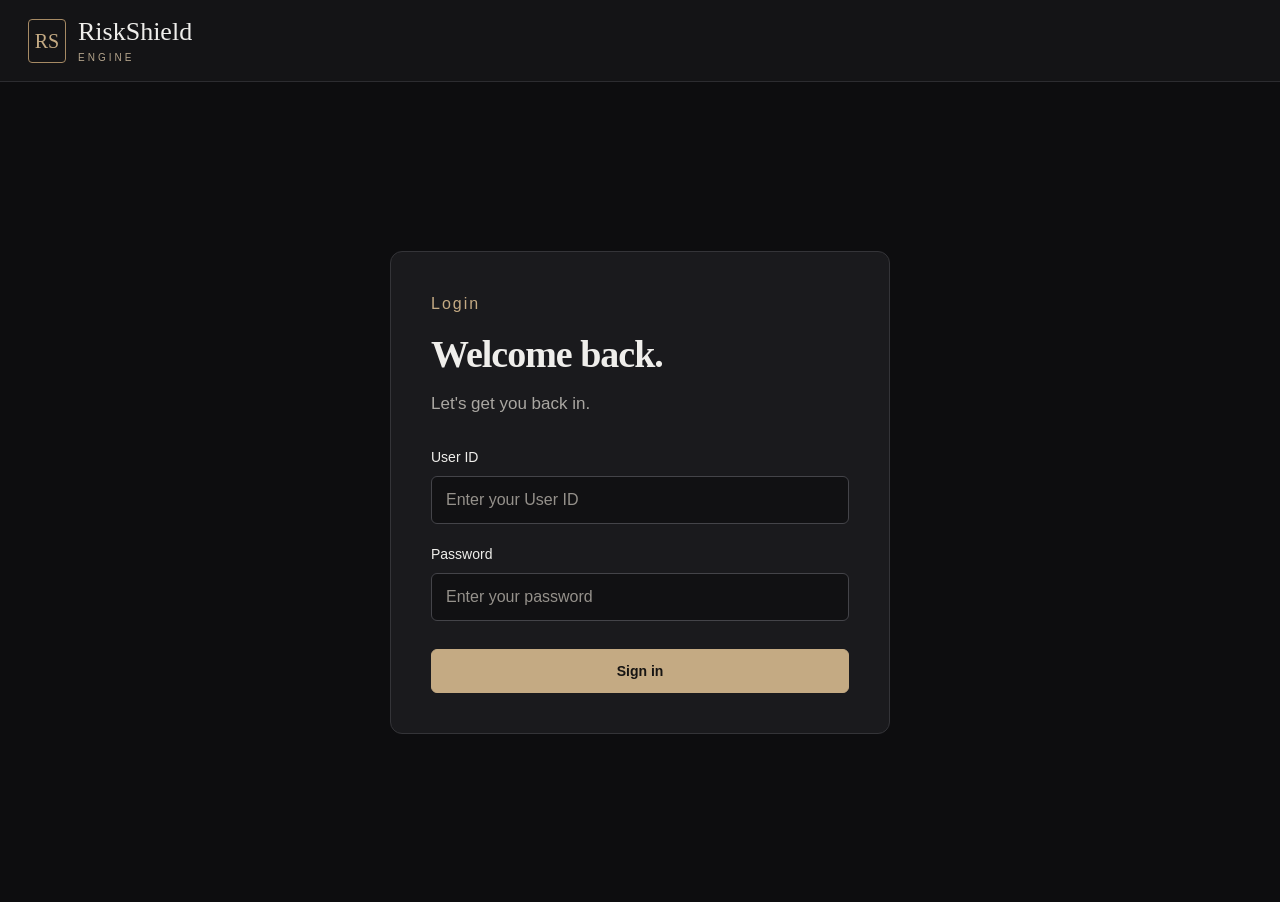
<file: index.html>
<!DOCTYPE html>
<html lang="en">
<head>
    <meta charset="UTF-8">
    <meta name="viewport" content="width=device-width, initial-scale=1.0">
    <title>Login | RiskShield Engine</title>
    <link rel="stylesheet" href="style.css">
</head>
<body>
    <header class="navbar">
        <div class="brand-group">
            <div class="brand-logo">RS</div>
            <div>
                <p class="brand-name">RiskShield</p>
                <p class="brand-subtitle">ENGINE</p>
            </div>
        </div>

    </header>

    <main class="login-main">
        <section class="login-card">
            <p class="small-heading">Login</p>
            <h1>Welcome back.</h1>
            <p class="subtitle">Let's get you back in.</p>

            <form action="user_page.html" method="get" class="login-form">
                <div class="form-group">
                    <label for="user-id">User ID</label>
                    <input type="text" id="user-id"
                           placeholder="Enter your User ID"
                           autocomplete="username" required>
                </div>

                <div class="form-group">
                    <label for="password">Password</label>
                    <input type="password" id="password"
                           placeholder="Enter your password"
                           autocomplete="current-password" required>
                </div>

                <button type="submit" class="primary-button">
                    Sign in
                </button>
            </form>
        </section>
    </main>
</body>
</html>
</file>
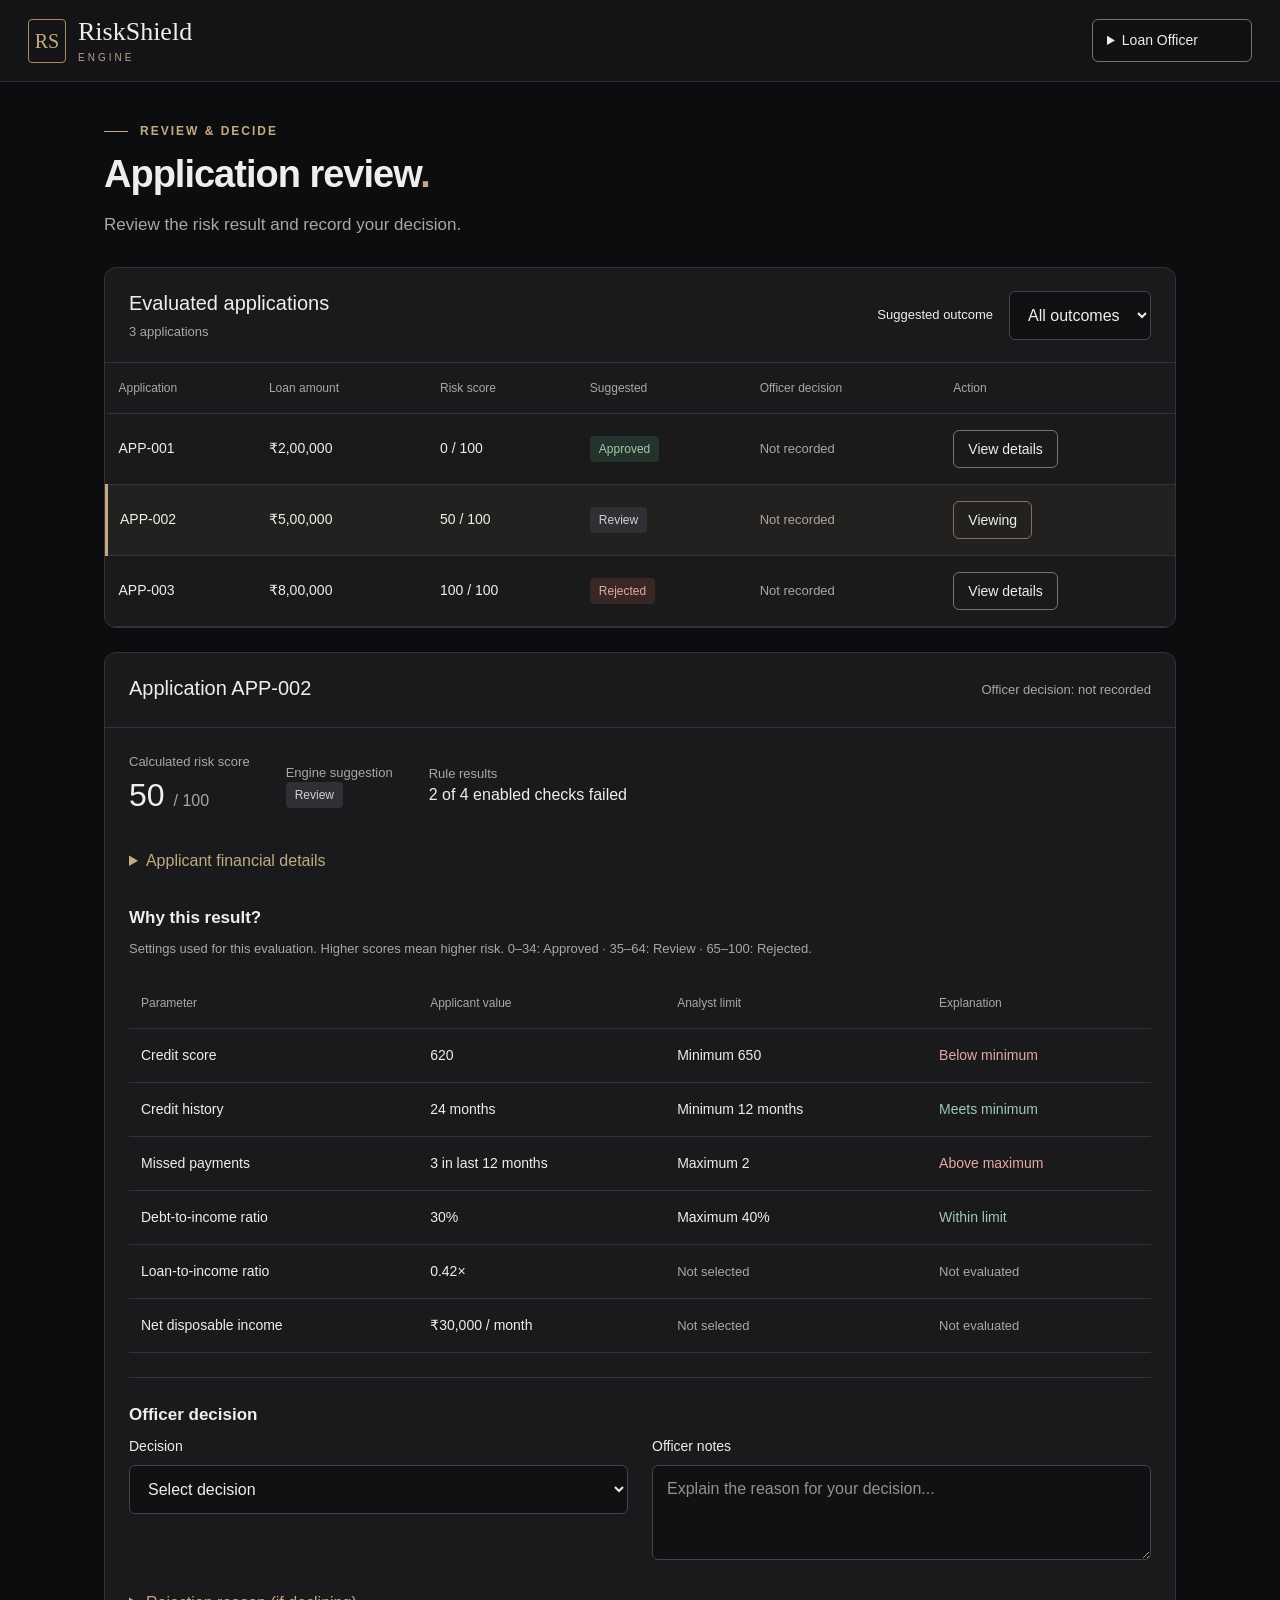
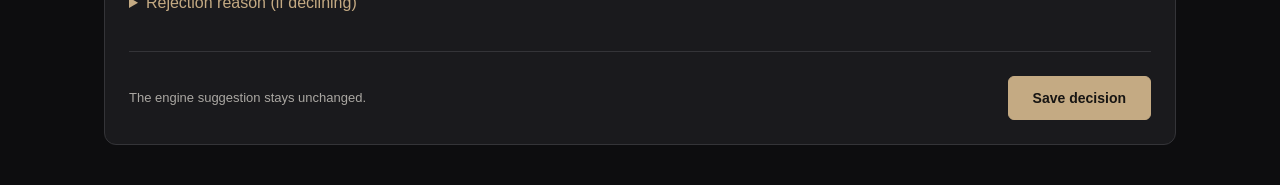
<file: loan_officer.html>
<!DOCTYPE html>
<html lang="en">
<head>
    <meta charset="UTF-8">
    <meta name="viewport" content="width=device-width, initial-scale=1.0">
    <title>Application review | RiskShield Engine</title>
    <link rel="stylesheet" href="style.css">
</head>
<body>
    <header class="navbar">
        <div class="brand-group">
            <div class="brand-logo">RS</div>
            <div>
                <p class="brand-name">RiskShield</p>
                <p class="brand-subtitle">ENGINE</p>
            </div>
        </div>

        <details class="page-menu">
            <summary>Loan Officer</summary>
            <nav class="menu-links">
                <a href="login.html">Login</a>
                <a href="user_page.html">User Page</a>
                <a href="risk_analyst.html">Risk Analyst</a>
                <a href="loan_officer.html" class="current">Loan Officer</a>
            </nav>
        </details>
    </header>

    <main class="page-container officer-page">
        <div class="page-heading">
            <p class="eyebrow">REVIEW &amp; DECIDE</p>
            <h1>Application review<span>.</span></h1>
            <p class="subtitle">
                Review the risk result and record your decision.
            </p>
        </div>

        <section class="card">
            <div class="card-header">
                <div>
                    <h2>Evaluated applications</h2>
                    <p class="muted">3 applications</p>
                </div>

                <div class="filter-group">
                    <label for="outcome-filter">Suggested outcome</label>
                    <select id="outcome-filter">
                        <option>All outcomes</option>
                        <option>Approved</option>
                        <option>Review</option>
                        <option>Rejected</option>
                    </select>
                </div>
            </div>

            <div class="table-wrap">
                <table class="application-table">
                    <thead>
                        <tr>
                            <th>Application</th>
                            <th>Loan amount</th>
                            <th>Risk score</th>
                            <th>Suggested</th>
                            <th>Officer decision</th>
                            <th>Action</th>
                        </tr>
                    </thead>

                    <tbody>
                        <tr>
                            <td>APP-001</td>
                            <td>₹2,00,000</td>
                            <td>0 / 100</td>
                            <td>
                                <span class="badge approve">Approved</span>
                            </td>
                            <td class="muted">Not recorded</td>
                            <td>
                                <button type="button" class="view-button">
                                    View details
                                </button>
                            </td>
                        </tr>

                        <tr class="selected-row">
                            <td>APP-002</td>
                            <td>₹5,00,000</td>
                            <td>50 / 100</td>
                            <td>
                                <span class="badge review">Review</span>
                            </td>
                            <td class="muted">Not recorded</td>
                            <td>
                                <button type="button" class="view-button">
                                    Viewing
                                </button>
                            </td>
                        </tr>

                        <tr>
                            <td>APP-003</td>
                            <td>₹8,00,000</td>
                            <td>100 / 100</td>
                            <td>
                                <span class="badge decline">Rejected</span>
                            </td>
                            <td class="muted">Not recorded</td>
                            <td>
                                <button type="button" class="view-button">
                                    View details
                                </button>
                            </td>
                        </tr>
                    </tbody>
                </table>
            </div>
        </section>

        <section class="card">
            <div class="card-header">
                <div>
                    <h2>Application APP-002</h2>
                </div>
                <p class="muted">Officer decision: not recorded</p>
            </div>

            <div class="card-body">
                <div class="result-summary">
                    <div>
                        <p class="muted">Calculated risk score</p>
                        <p class="score">50 <span>/ 100</span></p>
                    </div>
                    <div>
                        <p class="muted">Engine suggestion</p>
                        <span class="badge review">Review</span>
                    </div>
                    <div>
                        <p class="muted">Rule results</p>
                        <p>2 of 4 enabled checks failed</p>
                    </div>
                </div>

                <details class="financial-details">
                    <summary>Applicant financial details</summary>

                    <div class="financial-grid">
                        <div>
                            <p class="muted">Requested loan</p>
                            <p>₹5,00,000</p>
                        </div>
                        <div>
                            <p class="muted">Loan tenure</p>
                            <p>24 months</p>
                        </div>
                        <div>
                            <p class="muted">Annual income</p>
                            <p>₹12,00,000</p>
                        </div>
                        <div>
                            <p class="muted">Employment duration</p>
                            <p>36 months</p>
                        </div>
                        <div>
                            <p class="muted">Credit score</p>
                            <p>620</p>
                        </div>
                        <div>
                            <p class="muted">Credit history</p>
                            <p>24 months</p>
                        </div>
                        <div>
                            <p class="muted">Missed payments</p>
                            <p>3 in the last 12 months</p>
                        </div>
                        <div>
                            <p class="muted">Monthly debt</p>
                            <p>₹30,000</p>
                        </div>
                        <div>
                            <p class="muted">Monthly expenses</p>
                            <p>₹40,000</p>
                        </div>
                    </div>
                </details>

                <h3>Why this result?</h3>
                <p class="section-note">
                    Settings used for this evaluation.
                    Higher scores mean higher risk.
                    0–34: Approved · 35–64: Review · 65–100: Rejected.
                </p>

                <div class="table-wrap">
                    <table class="rules-table">
                        <thead>
                            <tr>
                                <th>Parameter</th>
                                <th>Applicant value</th>
                                <th>Analyst limit</th>
                                <th>Explanation</th>
                            </tr>
                        </thead>

                        <tbody>
                            <tr>
                                <td>Credit score</td>
                                <td>620</td>
                                <td>Minimum 650</td>
                                <td class="fail">Below minimum</td>
                            </tr>
                            <tr>
                                <td>Credit history</td>
                                <td>24 months</td>
                                <td>Minimum 12 months</td>
                                <td class="pass">Meets minimum</td>
                            </tr>
                            <tr>
                                <td>Missed payments</td>
                                <td>3 in last 12 months</td>
                                <td>Maximum 2</td>
                                <td class="fail">Above maximum</td>
                            </tr>
                            <tr>
                                <td>Debt-to-income ratio</td>
                                <td>30%</td>
                                <td>Maximum 40%</td>
                                <td class="pass">Within limit</td>
                            </tr>
                            <tr>
                                <td>Loan-to-income ratio</td>
                                <td>0.42×</td>
                                <td class="muted">Not selected</td>
                                <td class="muted">Not evaluated</td>
                            </tr>
                            <tr>
                                <td>Net disposable income</td>
                                <td>₹30,000 / month</td>
                                <td class="muted">Not selected</td>
                                <td class="muted">Not evaluated</td>
                            </tr>
                        </tbody>
                    </table>
                </div>

                <form class="decision-form">
                    <h3>Officer decision</h3>

                    <div class="form-grid">
                        <div class="form-group">
                            <label for="officer-decision">Decision</label>
                            <select id="officer-decision" name="officerDecision">
                                <option value="" disabled selected>
                                    Select decision
                                </option>
                                <option value="approve">Approved</option>
                                <option value="review">Keep under review</option>
                                <option value="decline">Rejected</option>
                            </select>
                        </div>

                        <div class="form-group">
                            <label for="officer-notes">Officer notes</label>
                            <textarea id="officer-notes" name="officerNotes"
                                      placeholder="Explain the reason for your decision..."></textarea>
                        </div>
                    </div>

                    <details class="rejection-details">
                        <summary>Rejection reason (if declining)</summary>
                        <label for="rejection-reason">
                            Reason to show the applicant
                        </label>
                        <textarea id="rejection-reason" name="rejectionReason"
                                  placeholder="Explain why the application was declined..."></textarea>
                    </details>

                    <div class="form-actions">
                        <p class="muted">
                            The engine suggestion stays unchanged.
                        </p>
                        <button type="button" class="save-button">
                            Save decision
                        </button>
                    </div>
                </form>
            </div>
        </section>
    </main>
</body>
</html>
</file>
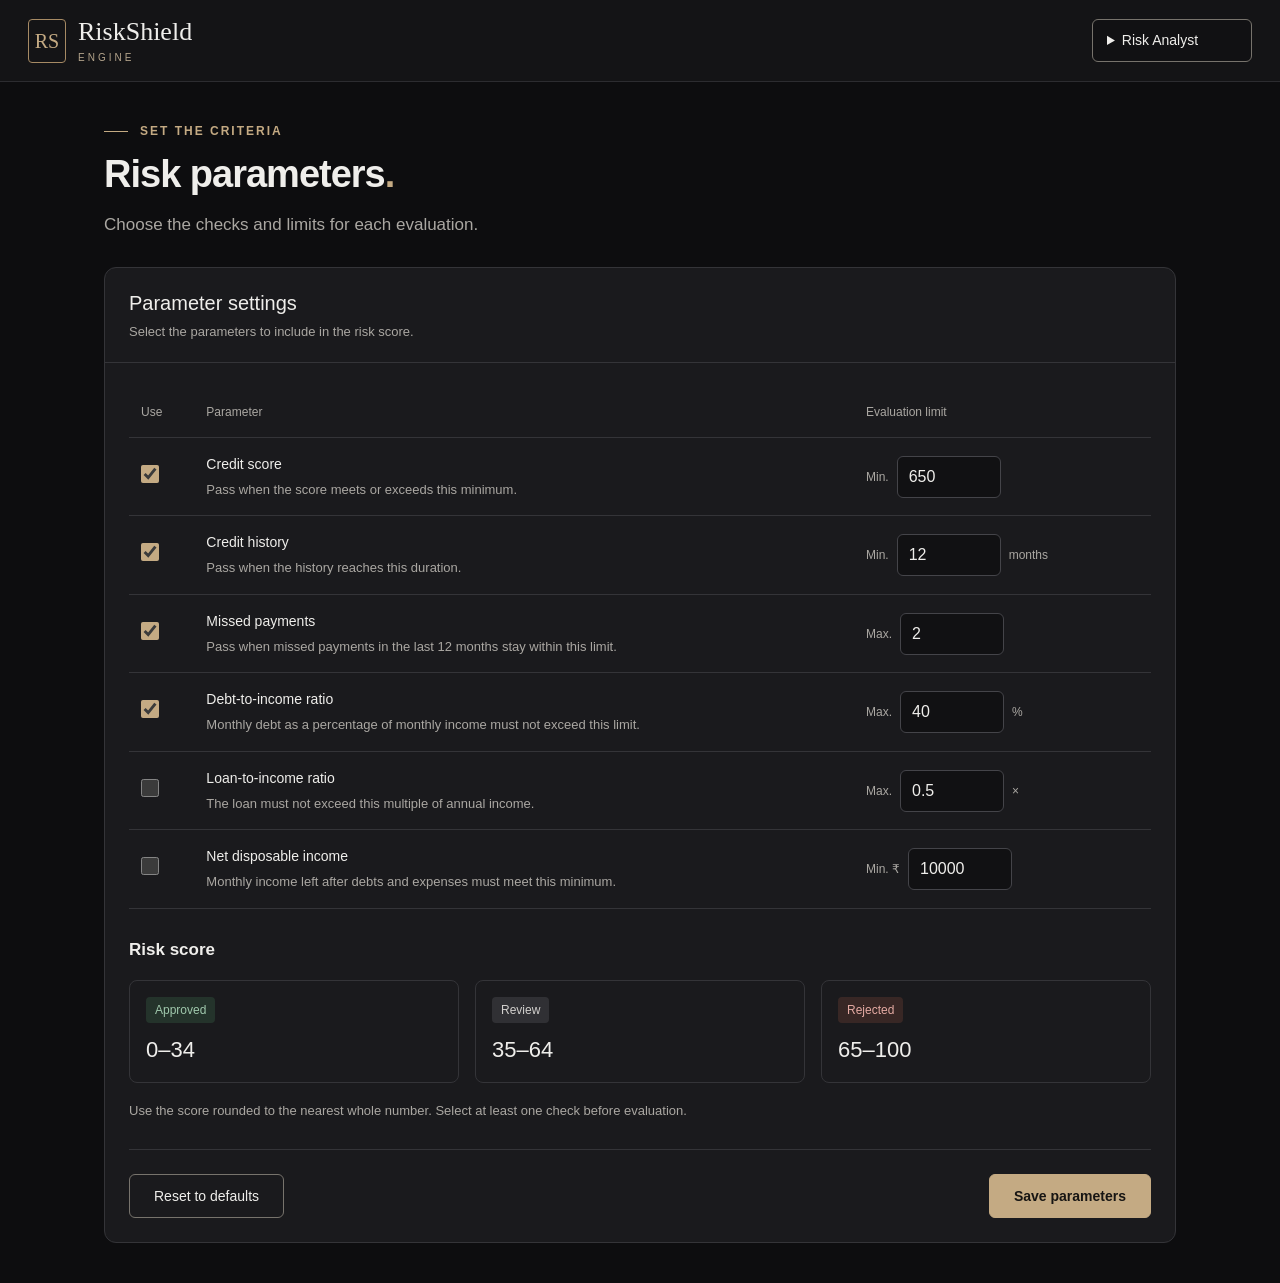
<file: risk_analyst.html>
<!DOCTYPE html>
<html lang="en">
<head>
    <meta charset="UTF-8">
    <meta name="viewport" content="width=device-width, initial-scale=1.0">
    <title>Risk Analyst | RiskShield Engine</title>
    <link rel="stylesheet" href="style.css">
</head>
<body>
    <header class="navbar">
        <div class="brand-group">
            <div class="brand-logo">RS</div>
            <div>
                <p class="brand-name">RiskShield</p>
                <p class="brand-subtitle">ENGINE</p>
            </div>
        </div>

        <details class="page-menu">
            <summary>Risk Analyst</summary>
            <nav class="menu-links">
                <a href="login.html">Login</a>
                <a href="user_page.html">User Page</a>
                <a href="risk_analyst.html" class="current">Risk Analyst</a>
                <a href="loan_officer.html">Loan Officer</a>
            </nav>
        </details>
    </header>

    <main class="page-container analyst-page">
        <div class="page-heading">
            <p class="eyebrow">SET THE CRITERIA</p>
            <h1>Risk parameters<span>.</span></h1>
            <p class="subtitle">
                Choose the checks and limits for each evaluation.
            </p>
        </div>

        <form class="card">
            <div class="card-header">
                <h2>Parameter settings</h2>
                <p class="muted">
                    Select the parameters to include in the risk score.
                </p>
            </div>

            <div class="card-body">
                

                <div class="table-wrap">
                    <table>
                        <thead>
                            <tr>
                                <th>Use</th>
                                <th>Parameter</th>
                                <th>Evaluation limit</th>
                            </tr>
                        </thead>

                        <tbody>
                            <tr>
                                <td>
                                    <input type="checkbox" id="use-credit"
                                           name="parameters" value="creditScore"
                                           checked>
                                </td>
                                <td>
                                    <label for="use-credit">Credit score</label>
                                    <p class="muted">
                                        Pass when the score meets or exceeds this minimum.
                                    </p>
                                </td>
                                <td>
                                    <div class="limit-group">
                                        <label for="credit-limit">Min.</label>
                                        <input type="number" id="credit-limit"
                                               name="creditMinimum"
                                               min="0" step="1" value="650">
                                    </div>
                                </td>
                            </tr>

                            <tr>
                                <td>
                                    <input type="checkbox" id="use-history"
                                           name="parameters" value="creditHistory"
                                           checked>
                                </td>
                                <td>
                                    <label for="use-history">Credit history</label>
                                    <p class="muted">
                                        Pass when the history reaches this duration.
                                    </p>
                                </td>
                                <td>
                                    <div class="limit-group">
                                        <label for="history-limit">Min.</label>
                                        <input type="number" id="history-limit"
                                               name="historyMinimum"
                                               min="0" step="1" value="12">
                                        <span>months</span>
                                    </div>
                                </td>
                            </tr>

                            <tr>
                                <td>
                                    <input type="checkbox" id="use-missed"
                                           name="parameters" value="missedPayments"
                                           checked>
                                </td>
                                <td>
                                    <label for="use-missed">Missed payments</label>
                                    <p class="muted">
                                        Pass when missed payments in the last
                                        12 months stay within this limit.
                                    </p>
                                </td>
                                <td>
                                    <div class="limit-group">
                                        <label for="missed-limit">Max.</label>
                                        <input type="number" id="missed-limit"
                                               name="missedMaximum"
                                               min="0" step="1" value="2">
                                    </div>
                                </td>
                            </tr>

                            <tr>
                                <td>
                                    <input type="checkbox" id="use-debt"
                                           name="parameters" value="debtRatio"
                                           checked>
                                </td>
                                <td>
                                    <label for="use-debt">
                                        Debt-to-income ratio
                                    </label>
                                    <p class="muted">
                                        Monthly debt as a percentage of monthly
                                        income must not exceed this limit.
                                    </p>
                                </td>
                                <td>
                                    <div class="limit-group">
                                        <label for="debt-limit">Max.</label>
                                        <input type="number" id="debt-limit"
                                               name="debtMaximum"
                                               min="0" step="0.1" value="40">
                                        <span>%</span>
                                    </div>
                                </td>
                            </tr>

                            <tr>
                                <td>
                                    <input type="checkbox" id="use-loan"
                                           name="parameters" value="loanRatio">
                                </td>
                                <td>
                                    <label for="use-loan">
                                        Loan-to-income ratio
                                    </label>
                                    <p class="muted">
                                        The loan must not exceed this multiple
                                        of annual income.
                                    </p>
                                </td>
                                <td>
                                    <div class="limit-group">
                                        <label for="loan-limit">Max.</label>
                                        <input type="number" id="loan-limit"
                                               name="loanMaximum"
                                               min="0" step="0.1" value="0.5">
                                        <span>×</span>
                                    </div>
                                </td>
                            </tr>

                            <tr>
                                <td>
                                    <input type="checkbox" id="use-disposable"
                                           name="parameters"
                                           value="disposableIncome">
                                </td>
                                <td>
                                    <label for="use-disposable">
                                        Net disposable income
                                    </label>
                                    <p class="muted">
                                        Monthly income left after debts and
                                        expenses must meet this minimum.
                                    </p>
                                </td>
                                <td>
                                    <div class="limit-group">
                                        <label for="disposable-limit">Min. ₹</label>
                                        <input type="number" id="disposable-limit"
                                               name="disposableMinimum"
                                               min="0" step="100" value="10000">
                                    </div>
                                </td>
                            </tr>
                        </tbody>
                    </table>
                </div>

                <div class="score-section">
                    <h3>Risk score</h3>
                    
                   

                    <div class="score-ranges">
                        <div class="range-card">
                            <span class="badge approve">Approved</span>
                            <p>0–34</p>
                        </div>
                        <div class="range-card">
                            <span class="badge review">Review</span>
                            <p>35–64</p>
                        </div>
                        <div class="range-card">
                            <span class="badge decline">Rejected</span>
                            <p>65–100</p>
                        </div>
                    </div>

                    <p class="muted">
                        Use the score rounded to the nearest whole number.
                        Select at least one check before evaluation.
                    </p>
                </div>

                <div class="form-actions">
                    <button type="reset">Reset to defaults</button>
                    <button type="button" class="save-button">
                        Save parameters
                    </button>
                </div>
            </div>
        </form>
    </main>
</body>
</html>
</file>
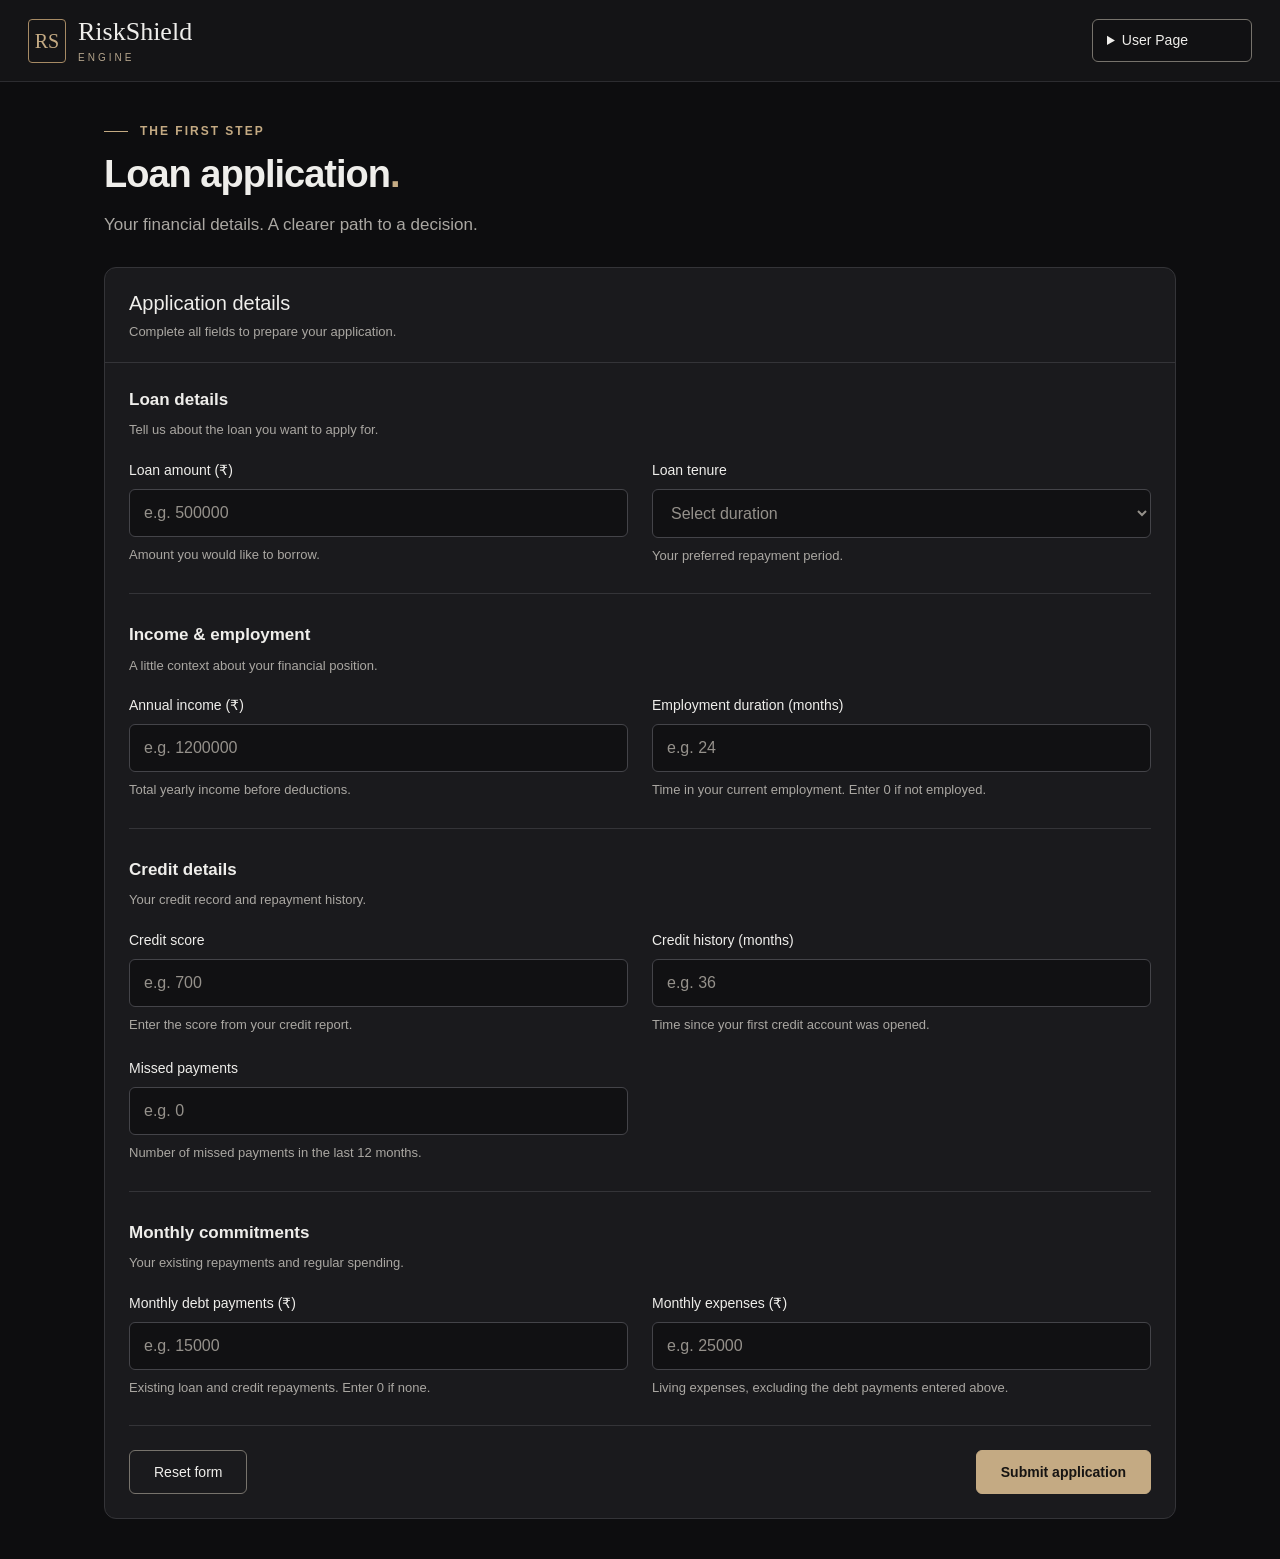
<file: user_page.html>
<!DOCTYPE html>
<html lang="en">
<head>
    <meta charset="UTF-8">
    <meta name="viewport" content="width=device-width, initial-scale=1.0">
    <title>Loan Application | RiskShield Engine</title>
    <link rel="stylesheet" href="style.css">
</head>
<body>
    <header class="navbar">
        <div class="brand-group">
            <div class="brand-logo">RS</div>
            <div>
                <p class="brand-name">RiskShield</p>
                <p class="brand-subtitle">ENGINE</p>
            </div>
        </div>

        <details class="page-menu">
            <summary>User Page</summary>
            <nav class="menu-links">
                <a href="login.html">Login</a>
                <a href="user_page.html" class="current">User Page</a>
                <a href="risk_analyst.html">Risk Analyst</a>
                <a href="loan_officer.html">Loan Officer</a>
            </nav>
        </details>
    </header>

    <main class="page-container user-page">
        <div class="page-heading">
            <p class="eyebrow">THE FIRST STEP</p>
            <h1>Loan application<span>.</span></h1>
            <p class="subtitle">
                Your financial details. A clearer path to a decision.
            </p>
        </div>

        <form class="card" id="application-form">
            <div class="card-header">
                <h2>Application details</h2>
                <p class="muted">
                    Complete all fields to prepare your application.
                </p>
            </div>

            <div class="card-body">
                <section class="form-section">
                    <h3>Loan details</h3>
                    <p class="section-note">
                        Tell us about the loan you want to apply for.
                    </p>

                    <div class="form-grid">
                        <div class="form-group">
                            <label for="loan-amount">Loan amount (₹)</label>
                            <input type="number" id="loan-amount"
                                   name="loanAmount" placeholder="e.g. 500000"
                                   min="1" step="1" required>
                            <p class="hint">Amount you would like to borrow.</p>
                        </div>

                        <div class="form-group">
                            <label for="loan-tenure">Loan tenure</label>
                            <select id="loan-tenure" name="loanTenure" required>
                                <option value="" disabled selected>
                                    Select duration
                                </option>
                                <option value="6">6 months</option>
                                <option value="12">12 months</option>
                                <option value="24">24 months</option>
                                <option value="36">36 months</option>
                                <option value="48">48 months</option>
                                <option value="60">60 months</option>
                            </select>
                            <p class="hint">Your preferred repayment period.</p>
                        </div>
                    </div>
                </section>

                <section class="form-section">
                    <h3>Income &amp; employment</h3>
                    <p class="section-note">
                        A little context about your financial position.
                    </p>

                    <div class="form-grid">
                        <div class="form-group">
                            <label for="annual-income">Annual income (₹)</label>
                            <input type="number" id="annual-income"
                                   name="annualIncome" placeholder="e.g. 1200000"
                                   min="1" step="1" required>
                            <p class="hint">
                                Total yearly income before deductions.
                            </p>
                        </div>

                        <div class="form-group">
                            <label for="employment-duration">
                                Employment duration (months)
                            </label>
                            <input type="number" id="employment-duration"
                                   name="employmentDuration" placeholder="e.g. 24"
                                   min="0" step="1" required>
                            <p class="hint">
                                Time in your current employment.
                                Enter 0 if not employed.
                            </p>
                        </div>
                    </div>
                </section>

                <section class="form-section">
                    <h3>Credit details</h3>
                    <p class="section-note">
                        Your credit record and repayment history.
                    </p>

                    <div class="form-grid">
                        <div class="form-group">
                            <label for="credit-score">Credit score</label>
                            <input type="number" id="credit-score"
                                   name="creditScore" placeholder="e.g. 700"
                                   min="0" step="1" required>
                            <p class="hint">
                                Enter the score from your credit report.
                            </p>
                        </div>

                        <div class="form-group">
                            <label for="credit-history">
                                Credit history (months)
                            </label>
                            <input type="number" id="credit-history"
                                   name="creditHistory" placeholder="e.g. 36"
                                   min="0" step="1" required>
                            <p class="hint">
                                Time since your first credit account was opened.
                            </p>
                        </div>

                        <div class="form-group">
                            <label for="missed-payments">Missed payments</label>
                            <input type="number" id="missed-payments"
                                   name="missedPayments" placeholder="e.g. 0"
                                   min="0" step="1" required>
                            <p class="hint">
                                Number of missed payments in the last 12 months.
                            </p>
                        </div>
                    </div>
                </section>

                <section class="form-section">
                    <h3>Monthly commitments</h3>
                    <p class="section-note">
                        Your existing repayments and regular spending.
                    </p>

                    <div class="form-grid">
                        <div class="form-group">
                            <label for="monthly-debt">
                                Monthly debt payments (₹)
                            </label>
                            <input type="number" id="monthly-debt"
                                   name="monthlyDebt" placeholder="e.g. 15000"
                                   min="0" step="1" required>
                            <p class="hint">
                                Existing loan and credit repayments.
                                Enter 0 if none.
                            </p>
                        </div>

                        <div class="form-group">
                            <label for="monthly-expenses">
                                Monthly expenses (₹)
                            </label>
                            <input type="number" id="monthly-expenses"
                                   name="monthlyExpenses" placeholder="e.g. 25000"
                                   min="0" step="1" required>
                            <p class="hint">
                                Living expenses, excluding the debt payments
                                entered above.
                            </p>
                        </div>
                    </div>
                </section>

                <div class="form-actions">
                    <button type="reset">Reset form</button>
                    <button type="button" id="submit-application"
                            class="submit-button">
                        Submit application
                    </button>
                </div>
            </div>
        </form>
    </main>
</body>
</html>
</file>
<file: style.css>
* {
    margin: 0;
    padding: 0;
    box-sizing: border-box;
}

body {
    background-color: #0d0d0f;
    color: #efeeeb;
    font-family: Arial, sans-serif;
    line-height: 1.5;
    color-scheme: dark;
}

.navbar {
    display: flex;
    justify-content: space-between;
    align-items: center;
    flex-wrap: wrap;
    gap: 16px;
    padding: 16px 28px;
    background-color: #141416;
    border-bottom: 1px solid #2c2c30;
}

.brand-group {
    display: flex;
    align-items: center;
    gap: 12px;
}

.brand-logo {
    display: flex;
    justify-content: center;
    align-items: center;
    width: 38px;
    height: 44px;
    border: 1px solid #a68a64;
    border-radius: 4px;
    color: #c4aa83;
    font-family: Georgia, serif;
    font-size: 20px;
}

.brand-name {
    font-family: Georgia, serif;
    font-size: 26px;
    line-height: 1.2;
}

.brand-subtitle {
    color: #b5a58c;
    font-size: 10px;
    letter-spacing: 3px;
    margin-top: 3px;
}

.page-menu {
    position: relative;
}

.page-menu summary {
    min-width: 160px;
    padding: 10px 14px;
    border: 1px solid #77736c;
    border-radius: 6px;
    color: #efeeeb;
    background-color: #111113;
    cursor: pointer;
    font-size: 14px;
}

.menu-links {
    position: absolute;
    top: 100%;
    right: 0;
    margin-top: 8px;
    width: 180px;
    padding: 6px;
    background-color: #1a1a1d;
    border: 1px solid #444449;
    border-radius: 8px;
    z-index: 10;
}

.menu-links a {
    display: block;
    padding: 10px 12px;
    color: #efeeeb;
    text-decoration: none;
    font-size: 14px;
    border-radius: 4px;
}

.menu-links a:hover,
.menu-links .current {
    background-color: #302d28;
    color: #c4aa83;
}

.page-container {
    max-width: 1120px;
    margin: 40px auto;
    padding: 0 24px;
}

.page-heading {
    margin-bottom: 30px;
}

.eyebrow {
    display: flex;
    align-items: center;
    gap: 12px;
    margin-bottom: 12px;
    color: #c4aa83;
    font-size: 12px;
    font-weight: bold;
    letter-spacing: 2px;
}

.eyebrow::before {
    content: "";
    width: 24px;
    height: 1px;
    background-color: #c4aa83;
}

h1 {
    font-size: 38px;
    line-height: 1.2;
    letter-spacing: -1px;
    margin-bottom: 14px;
}

h1 span,
.small-heading {
    color: #c4aa83;
}

.subtitle {
    color: #aaa7a2;
    font-size: 17px;
}

.card,
.login-card {
    background-color: #1a1a1d;
    border: 1px solid #343438;
    border-radius: 12px;
}

.card {
    overflow: hidden;
    margin-bottom: 24px;
}

.card-header {
    padding: 20px 24px;
    border-bottom: 1px solid #343438;
}

.card-body {
    padding: 24px;
}

h2 {
    font-size: 20px;
    font-weight: normal;
    margin-bottom: 4px;
}

h3 {
    font-size: 17px;
    margin-bottom: 8px;
}

.muted,
.section-note,
.hint {
    color: #aaa7a2;
    font-size: 13px;
}

.section-note {
    margin-bottom: 20px;
}

.analyst-page .section-note {
    color: #c4aa83;
}

.form-section + .form-section {
    margin-top: 28px;
    padding-top: 28px;
    border-top: 1px solid #343438;
}

.form-grid {
    display: grid;
    grid-template-columns: 1fr 1fr;
    gap: 24px;
}

.form-group {
    min-width: 0;
}

.form-group label,
.rejection-details label {
    display: block;
    margin-bottom: 8px;
    font-size: 14px;
}

input,
select,
textarea {
    padding: 14px;
    background-color: #111113;
    color: #efeeeb;
    border: 1px solid #444449;
    border-radius: 6px;
    font-family: inherit;
    font-size: 16px;
    max-width: 100%;
}

.form-group input,
.form-group select,
textarea {
    width: 100%;
}

input::placeholder,
textarea::placeholder,
select:invalid {
    color: #95918b;
}

option {
    color: #efeeeb;
}

select {
    cursor: pointer;
}

.hint {
    margin-top: 8px;
}

.form-actions {
    display: flex;
    justify-content: space-between;
    align-items: center;
    flex-wrap: wrap;
    gap: 16px;
    margin-top: 28px;
    padding-top: 24px;
    border-top: 1px solid #343438;
}

button {
    padding: 13px 24px;
    background-color: transparent;
    color: #efeeeb;
    border: 1px solid #77736c;
    border-radius: 6px;
    font-family: inherit;
    font-size: 14px;
    cursor: pointer;
}

button:hover {
    background-color: #302d28;
}

.primary-button,
.submit-button,
.save-button {
    background-color: #c4aa83;
    border-color: #c4aa83;
    color: #171513;
    font-weight: bold;
}

.primary-button:hover,
.submit-button:hover,
.save-button:hover {
    background-color: #d3bc9a;
}

input:focus-visible,
select:focus-visible,
textarea:focus-visible,
button:focus-visible,
summary:focus-visible,
a:focus-visible {
    outline: 2px solid #c4aa83;
    outline-offset: 3px;
}

.login-main {
    min-height: calc(100vh - 80px);
    display: flex;
    justify-content: center;
    align-items: center;
    padding: 32px 20px;
}

.login-card {
    width: 100%;
    max-width: 500px;
    padding: 40px;
}

.small-heading {
    letter-spacing: 2px;
    margin-bottom: 16px;
}

.login-card h1 {
    font-family: Georgia, serif;
}

.login-form {
    margin-top: 30px;
}

.login-form .form-group {
    margin-bottom: 20px;
}

.login-form button {
    width: 100%;
    margin-top: 8px;
}

.table-wrap {
    overflow-x: auto;
}

table {
    width: 100%;
    border-collapse: collapse;
}

.analyst-page table,
.application-table {
    min-width: 760px;
}

.rules-table {
    min-width: 620px;
}

th,
td {
    padding: 16px 12px;
    text-align: left;
    border-bottom: 1px solid #343438;
    font-size: 14px;
}

th {
    color: #aaa7a2;
    font-size: 12px;
    font-weight: normal;
}

td .muted {
    margin-top: 5px;
}

input[type="checkbox"] {
    width: 18px;
    height: 18px;
    accent-color: #c4aa83;
    cursor: pointer;
}

.limit-group {
    display: flex;
    align-items: center;
    gap: 8px;
    white-space: nowrap;
}

.limit-group label,
.limit-group span {
    color: #aaa7a2;
    font-size: 12px;
}

.limit-group input {
    width: 104px;
    padding: 11px;
}

.score-section {
    margin-top: 28px;
}

.formula {
    margin-top: 12px;
    color: #c4aa83;
    font-size: 14px;
}

.score-ranges,
.financial-grid {
    display: grid;
    grid-template-columns: 1fr 1fr 1fr;
    gap: 16px;
    margin: 18px 0;
}

.range-card {
    padding: 16px;
    border: 1px solid #343438;
    border-radius: 8px;
}

.range-card p {
    margin-top: 10px;
    font-size: 22px;
}

.badge {
    display: inline-block;
    padding: 4px 9px;
    border-radius: 4px;
    font-size: 12px;
}

.approve {
    background-color: #24332b;
    color: #a0c9ad;
}

.review {
    background-color: #303034;
    color: #d2d0cd;
}

.decline {
    background-color: #382725;
    color: #e4aaa3;
}

.officer-page .card-header,
.filter-group {
    display: flex;
    justify-content: space-between;
    align-items: center;
    flex-wrap: wrap;
    gap: 16px;
}

.filter-group {
    font-size: 13px;
}

.selected-row {
    background-color: #23211f;
}

.selected-row td:first-child {
    border-left: 3px solid #c4aa83;
}

.view-button {
    white-space: nowrap;
    padding: 10px 14px;
}

.result-summary {
    display: flex;
    align-items: center;
    flex-wrap: wrap;
    gap: 20px 36px;
    margin-bottom: 22px;
}

.score {
    font-size: 32px;
}

.score span {
    color: #aaa7a2;
    font-size: 16px;
}

.financial-details,
.rejection-details {
    margin: 16px 0 24px;
}

.financial-details summary,
.rejection-details summary {
    color: #c4aa83;
    padding: 8px 0;
    cursor: pointer;
}

.pass {
    color: #a0c9ad;
}

.fail {
    color: #e4aaa3;
}

.decision-form {
    border-top: 1px solid #343438;
    margin-top: 24px;
    padding-top: 24px;
}

textarea {
    min-height: 95px;
    resize: vertical;
}

@media (max-width: 650px) {
    .navbar {
        padding: 16px;
    }

    .page-container {
        margin: 28px auto;
        padding: 0 16px;
    }

    h1 {
        font-size: 30px;
    }

    .card-header,
    .card-body,
    .login-card {
        padding: 20px;
    }

    .form-grid,
    .score-ranges,
    .financial-grid {
        grid-template-columns: 1fr;
    }

    .form-actions {
        flex-direction: column;
        align-items: stretch;
    }
}
</file>
